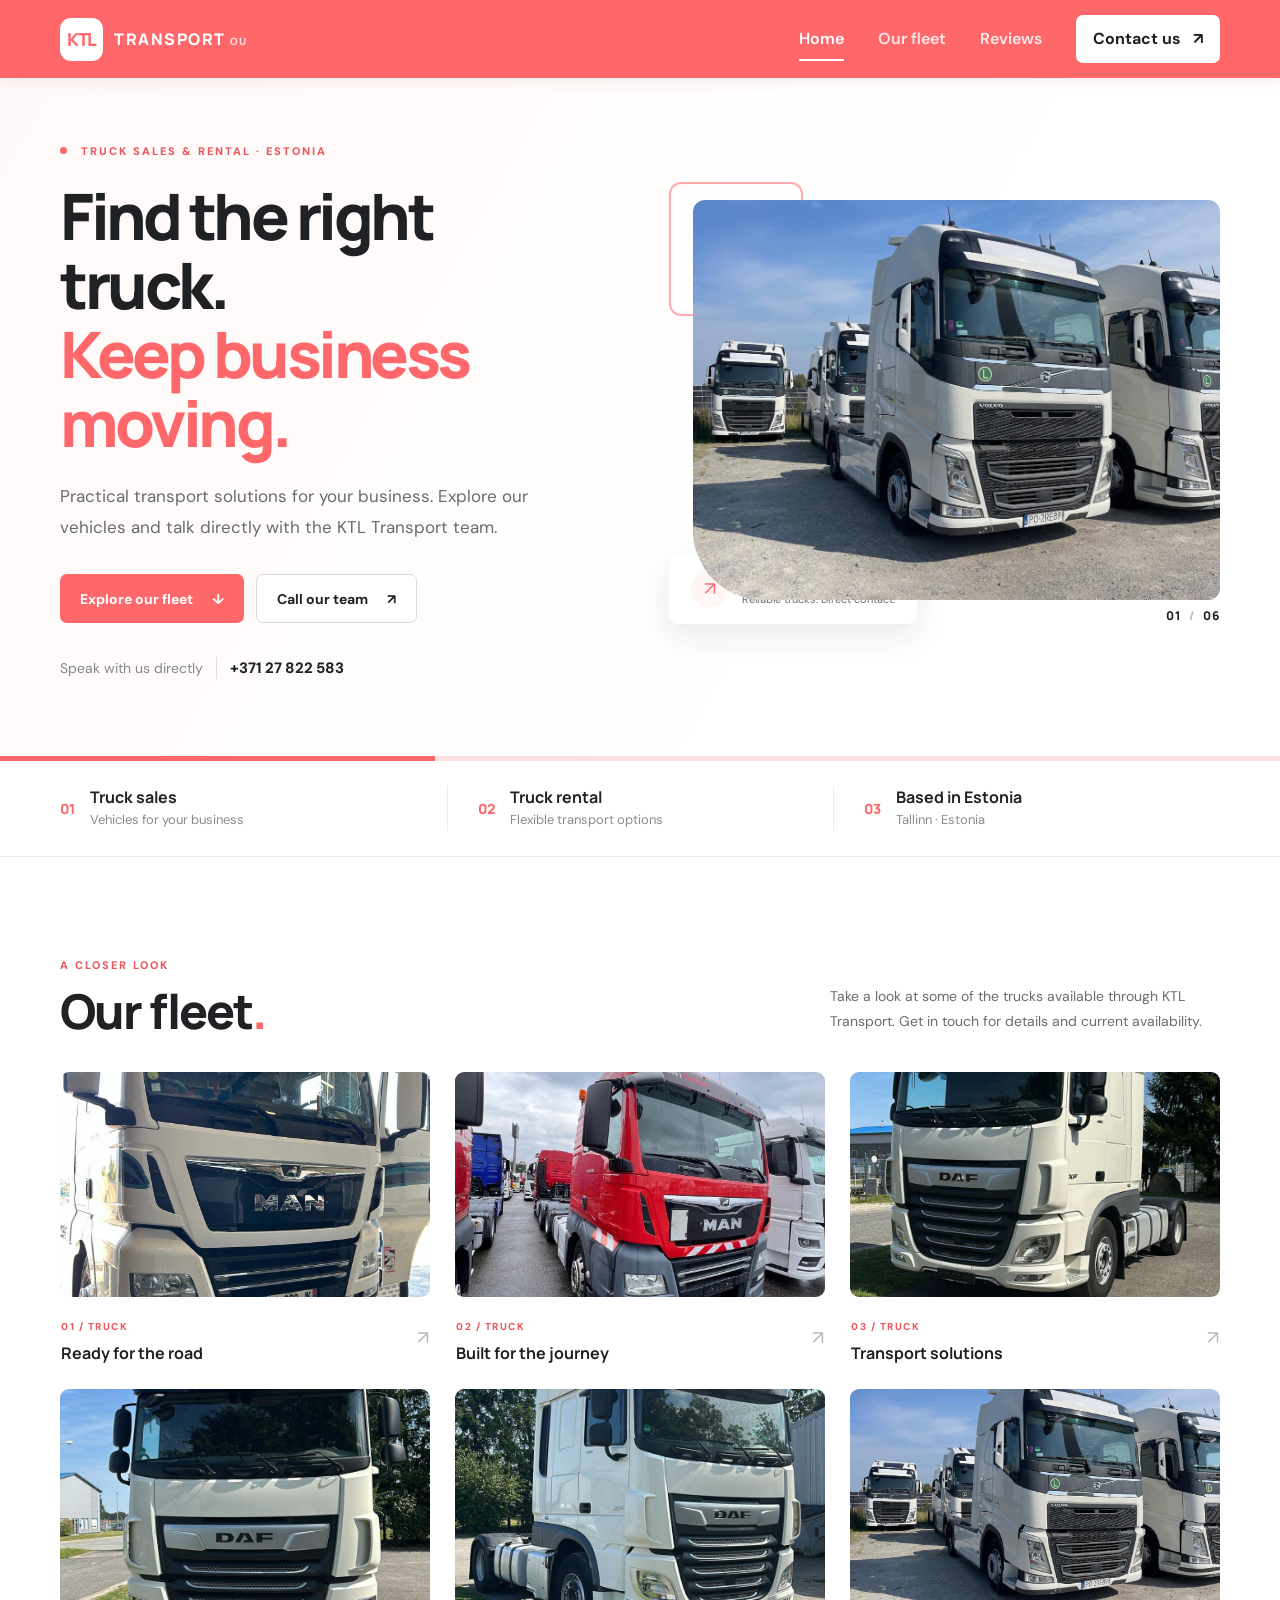
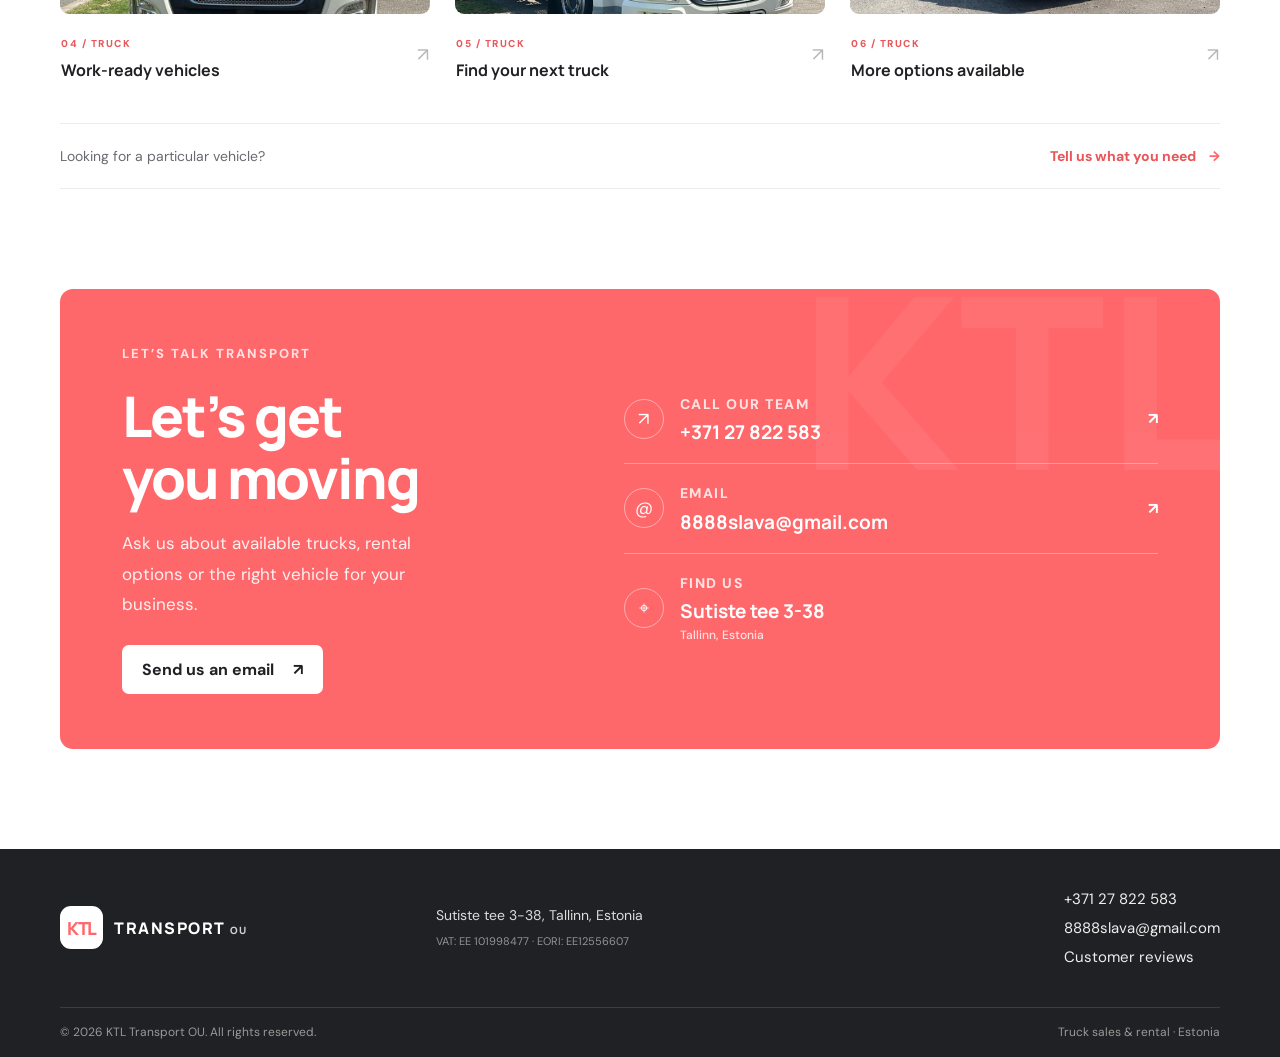
<file: ktl-transport/index.html>
<!doctype html>
<html lang="en">
<head>
  <meta charset="utf-8">
  <meta name="viewport" content="width=device-width, initial-scale=1">
  <meta name="description" content="KTL Transport OU — trucks for sale and rent in Estonia.">
  <meta name="theme-color" content="#ff686b">
  <title>KTL Transport OU | Trucks for sale and rent</title>
  <link rel="preconnect" href="https://fonts.googleapis.com">
  <link rel="preconnect" href="https://fonts.gstatic.com" crossorigin>
  <link href="https://fonts.googleapis.com/css2?family=DM+Sans:wght@400;500;600;700;800&family=Manrope:wght@500;600;700;800&display=swap" rel="stylesheet">
  <link rel="stylesheet" href="css/ktl-redesign.css">
</head>
<body>
  <a class="skip-link" href="#main">Skip to content</a>
  <header class="site-header">
    <div class="container header-inner">
      <a class="brand" href="index.html" aria-label="KTL Transport home"><span class="brand-mark">KTL</span><span class="brand-name">TRANSPORT <small>OU</small></span></a>
      <button class="menu-toggle" type="button" aria-expanded="false" aria-controls="primary-nav" aria-label="Open navigation"><span></span><span></span></button>
      <nav class="nav" id="primary-nav" aria-label="Main navigation">
        <a class="nav-link active" href="index.html">Home</a>
        <a class="nav-link" href="#fleet">Our fleet</a>
        <a class="nav-link" href="review.html">Reviews</a>
        <a class="nav-cta" href="#contact">Contact us <span aria-hidden="true">↗</span></a>
      </nav>
    </div>
  </header>

  <main id="main">
    <section class="hero">
      <div class="container hero-grid">
        <div class="hero-copy">
          <p class="eyebrow"><span class="eyebrow-dot"></span> TRUCK SALES &amp; RENTAL · ESTONIA</p>
          <h1>Find the right truck.<br><em>Keep business moving.</em></h1>
          <p class="hero-lead">Practical transport solutions for your business. Explore our vehicles and talk directly with the KTL Transport team.</p>
          <div class="hero-actions">
            <a class="button button-primary" href="#fleet">Explore our fleet <span aria-hidden="true">↓</span></a>
            <a class="button button-secondary" href="tel:+37127822583">Call our team <span aria-hidden="true">↗</span></a>
          </div>
          <div class="hero-contact"><span>Speak with us directly</span><a href="tel:+37127822583">+371 27 822 583</a></div>
        </div>
        <div class="hero-visual">
          <div class="hero-image-wrap"><img src="images/img-6.jpg" alt="KTL Transport trucks ready for work"></div>
          <div class="hero-image-caption"><span class="caption-icon">↗</span><span><strong>KTL Transport OU</strong><small>Reliable trucks. Direct contact.</small></span></div>
          <div class="hero-index">01 <span>/</span> 06</div>
        </div>
      </div>
      <div class="hero-bottom-line"></div>
    </section>

    <section class="intro-strip" aria-label="Company services">
      <div class="container intro-inner">
        <div><span class="strip-number">01</span><span><strong>Truck sales</strong><small>Vehicles for your business</small></span></div>
        <div><span class="strip-number">02</span><span><strong>Truck rental</strong><small>Flexible transport options</small></span></div>
        <div><span class="strip-number">03</span><span><strong>Based in Estonia</strong><small>Tallinn · Estonia</small></span></div>
      </div>
    </section>

    <section class="fleet section" id="fleet">
      <div class="container">
        <div class="section-heading">
          <div><p class="eyebrow">A CLOSER LOOK</p><h2>Our fleet<span class="accent-dot">.</span></h2></div>
          <p>Take a look at some of the trucks available through KTL Transport. Get in touch for details and current availability.</p>
        </div>
        <div class="fleet-grid">
          <article class="fleet-card fleet-card-featured"><a class="fleet-photo" href="images/img-1.jpg" target="_blank" rel="noopener"><img src="images/img-1.jpg" alt="White MAN truck viewed from the front" loading="lazy"><span class="photo-open" aria-hidden="true">↗</span></a><div class="fleet-card-info"><div><span class="fleet-category">01 / TRUCK</span><h3>Ready for the road</h3></div><span class="fleet-arrow" aria-hidden="true">↗</span></div></article>
          <article class="fleet-card"><a class="fleet-photo" href="images/img-2.jpg" target="_blank" rel="noopener"><img src="images/img-2.jpg" alt="Red MAN truck" loading="lazy"><span class="photo-open" aria-hidden="true">↗</span></a><div class="fleet-card-info"><div><span class="fleet-category">02 / TRUCK</span><h3>Built for the journey</h3></div><span class="fleet-arrow" aria-hidden="true">↗</span></div></article>
          <article class="fleet-card"><a class="fleet-photo" href="images/img-3.jpg" target="_blank" rel="noopener"><img src="images/img-3.jpg" alt="White commercial truck" loading="lazy"><span class="photo-open" aria-hidden="true">↗</span></a><div class="fleet-card-info"><div><span class="fleet-category">03 / TRUCK</span><h3>Transport solutions</h3></div><span class="fleet-arrow" aria-hidden="true">↗</span></div></article>
          <article class="fleet-card"><a class="fleet-photo" href="images/img-4.jpg" target="_blank" rel="noopener"><img src="images/img-4.jpg" alt="Commercial truck exterior" loading="lazy"><span class="photo-open" aria-hidden="true">↗</span></a><div class="fleet-card-info"><div><span class="fleet-category">04 / TRUCK</span><h3>Work-ready vehicles</h3></div><span class="fleet-arrow" aria-hidden="true">↗</span></div></article>
          <article class="fleet-card"><a class="fleet-photo" href="images/img-5.jpg" target="_blank" rel="noopener"><img src="images/img-5.jpg" alt="White truck parked outdoors" loading="lazy"><span class="photo-open" aria-hidden="true">↗</span></a><div class="fleet-card-info"><div><span class="fleet-category">05 / TRUCK</span><h3>Find your next truck</h3></div><span class="fleet-arrow" aria-hidden="true">↗</span></div></article>
          <article class="fleet-card"><a class="fleet-photo" href="images/img-6.jpg" target="_blank" rel="noopener"><img src="images/img-6.jpg" alt="Line of trucks at the vehicle yard" loading="lazy"><span class="photo-open" aria-hidden="true">↗</span></a><div class="fleet-card-info"><div><span class="fleet-category">06 / TRUCK</span><h3>More options available</h3></div><span class="fleet-arrow" aria-hidden="true">↗</span></div></article>
        </div>
        <div class="fleet-note"><span>Looking for a particular vehicle?</span><a href="#contact">Tell us what you need <span aria-hidden="true">→</span></a></div>
      </div>
    </section>

    <section class="contact-section" id="contact">
      <div class="container contact-panel">
        <div class="contact-copy"><p class="eyebrow eyebrow-light">LET’S TALK TRANSPORT</p><h2>Let’s get<br>you moving<span>.</span></h2><p>Ask us about available trucks, rental options or the right vehicle for your business.</p><a class="button button-light" href="mailto:8888slava@gmail.com">Send us an email <span aria-hidden="true">↗</span></a></div>
        <div class="contact-details">
          <a class="contact-item" href="tel:+37127822583"><span class="contact-icon">↗</span><span><small>CALL OUR TEAM</small><strong>+371 27 822 583</strong></span><b>↗</b></a>
          <a class="contact-item" href="mailto:8888slava@gmail.com"><span class="contact-icon">@</span><span><small>EMAIL</small><strong>8888slava@gmail.com</strong></span><b>↗</b></a>
          <div class="contact-item"><span class="contact-icon">⌖</span><span><small>FIND US</small><strong>Sutiste tee 3-38</strong><small class="detail-sub">Tallinn, Estonia</small></span></div>
        </div>
      </div>
    </section>
  </main>

  <footer class="site-footer"><div class="container footer-main"><a class="brand footer-brand" href="index.html"><span class="brand-mark">KTL</span><span class="brand-name">TRANSPORT <small>OU</small></span></a><p>Sutiste tee 3-38, Tallinn, Estonia<br><span>VAT: EE 101998477 · EORI: EE12556607</span></p><div class="footer-links"><a href="tel:+37127822583">+371 27 822 583</a><a href="mailto:8888slava@gmail.com">8888slava@gmail.com</a><a href="review.html">Customer reviews</a></div></div><div class="container footer-bottom"><span>© <span id="year"></span> KTL Transport OU. All rights reserved.</span><span>Truck sales &amp; rental · Estonia</span></div></footer>
  <script src="js/site.js"></script>
</body>
</html>
</file>
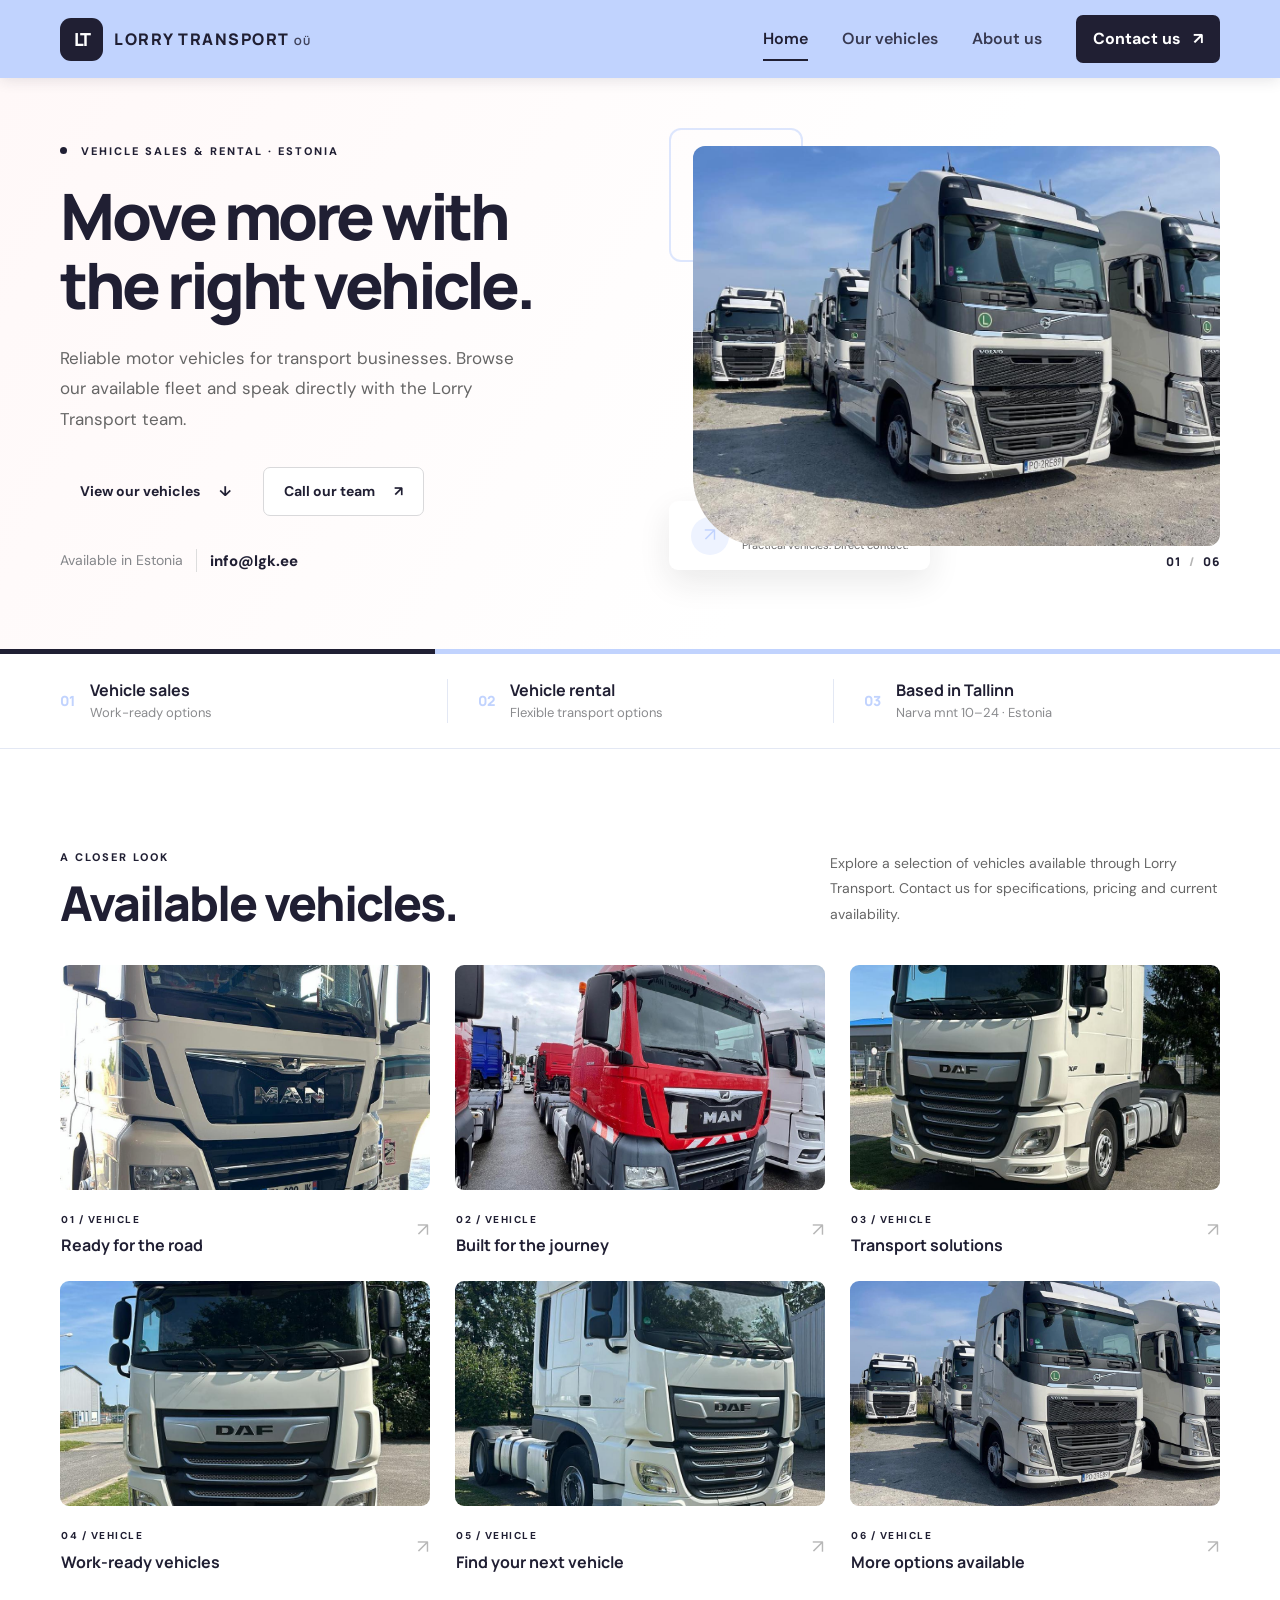
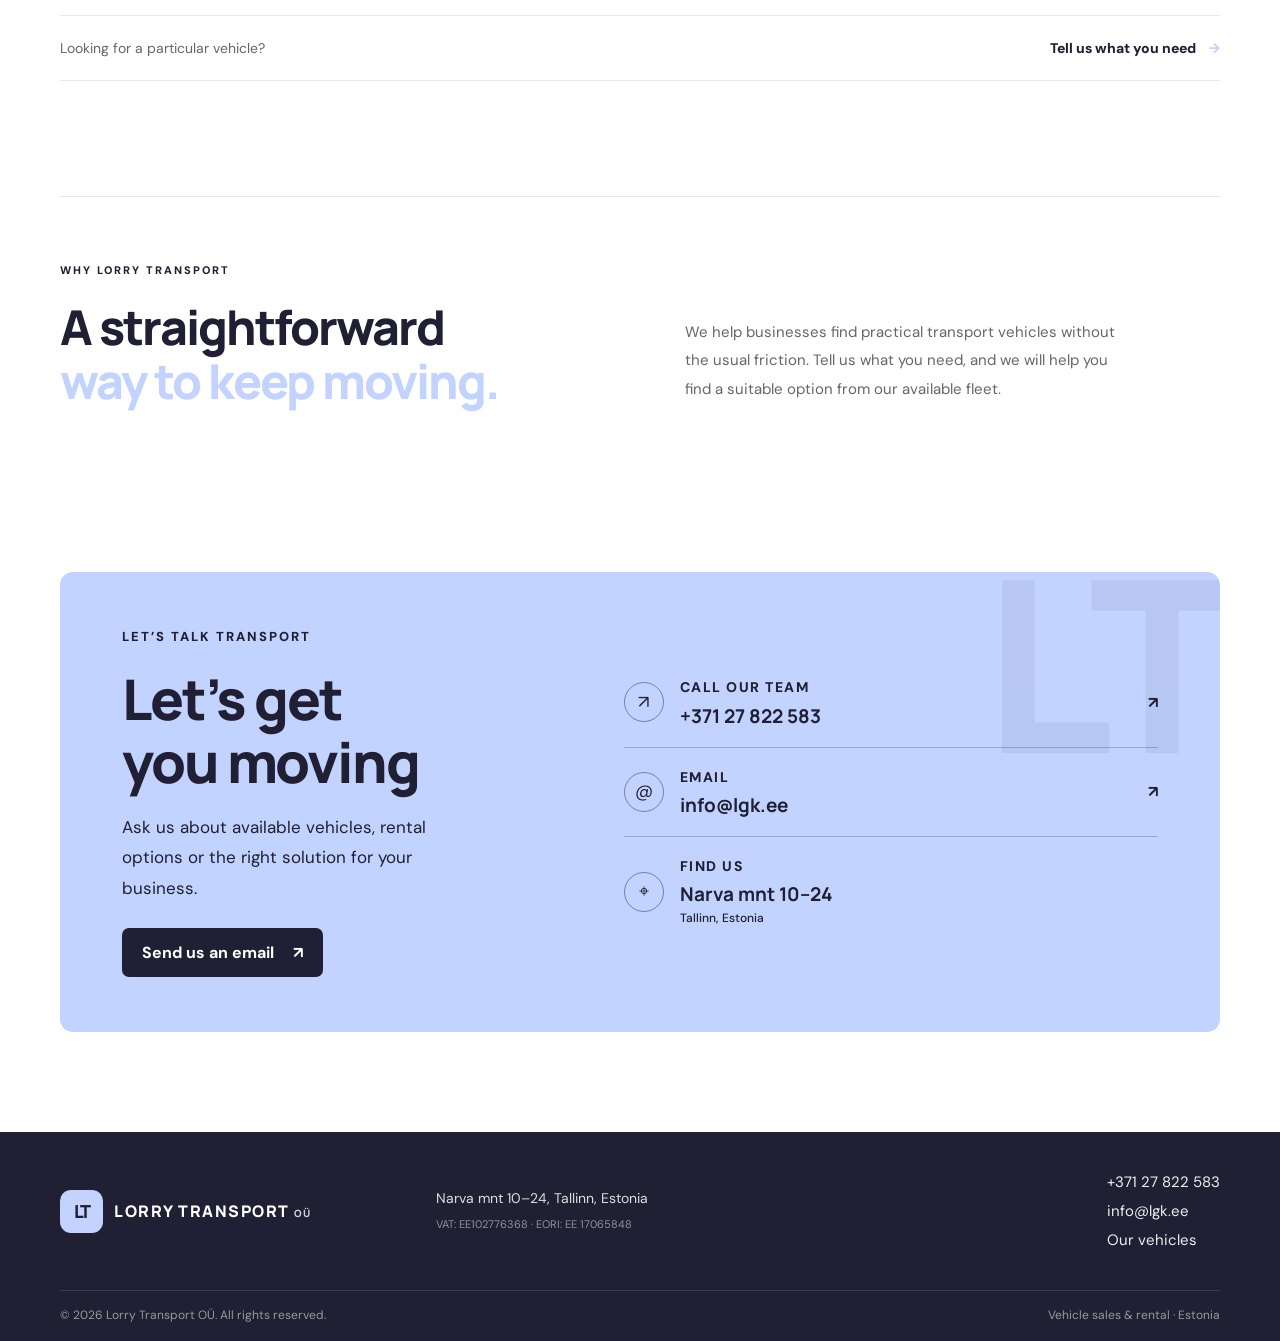
<file: lorry-transport/index.html>
<!doctype html>
<html lang="en">
<head>
  <meta charset="utf-8">
  <meta name="viewport" content="width=device-width, initial-scale=1">
  <meta name="description" content="Lorry Transport OÜ — motor vehicles for sale and rent in Estonia.">
  <meta name="theme-color" content="#ff686b">
  <title>Lorry Transport OÜ | Sell and rent motor vehicles</title>
  <link rel="preconnect" href="https://fonts.googleapis.com">
  <link rel="preconnect" href="https://fonts.gstatic.com" crossorigin>
  <link href="https://fonts.googleapis.com/css2?family=DM+Sans:wght@400;500;600;700;800&family=Manrope:wght@500;600;700;800&display=swap" rel="stylesheet">
  <link rel="stylesheet" href="css/lorry-redesign.css">
</head>
<body data-theme="light">
  <a class="skip-link" href="#main">Skip to content</a>
  <header class="site-header"><div class="container header-inner"><a class="brand" href="index.html" aria-label="Lorry Transport home"><span class="brand-mark">LT</span><span class="brand-name">LORRY TRANSPORT <small>OÜ</small></span></a><button class="menu-toggle" type="button" aria-expanded="false" aria-controls="primary-nav" aria-label="Open navigation"><span></span><span></span></button><nav class="nav navbar" id="primary-nav" aria-label="Main navigation"><a class="nav-link active" href="index.html">Home</a><a class="nav-link" href="#fleet">Our vehicles</a><a class="nav-link" href="#about">About us</a><a class="nav-cta btn btn-primary" href="#contact">Contact us <span aria-hidden="true">↗</span></a></nav></div></header>
  <main id="main">
    <section class="hero"><div class="container hero-grid"><div class="hero-copy"><p class="eyebrow"><span class="eyebrow-dot"></span> VEHICLE SALES &amp; RENTAL · ESTONIA</p><h1>Move more with<br><em>the right vehicle.</em></h1><p class="hero-lead">Reliable motor vehicles for transport businesses. Browse our available fleet and speak directly with the Lorry Transport team.</p><div class="hero-actions"><a class="button btn btn-primary" href="#fleet">View our vehicles <span aria-hidden="true">↓</span></a><a class="button button-secondary" href="tel:+37127822583">Call our team <span aria-hidden="true">↗</span></a></div><div class="hero-contact"><span>Available in Estonia</span><a href="mailto:info@lgk.ee">info@lgk.ee</a></div></div><div class="hero-visual"><div class="hero-image-wrap"><img src="images/img-6.jpg" alt="Lorry Transport vehicles ready for work"></div><div class="hero-image-caption"><span class="caption-icon">↗</span><span><strong>Lorry Transport OÜ</strong><small>Practical vehicles. Direct contact.</small></span></div><div class="hero-index">01 <span>/</span> 06</div></div></div><div class="hero-bottom-line"></div></section>
    <section class="intro-strip" aria-label="Company services"><div class="container intro-inner"><div><span class="strip-number">01</span><span><strong>Vehicle sales</strong><small>Work-ready options</small></span></div><div><span class="strip-number">02</span><span><strong>Vehicle rental</strong><small>Flexible transport options</small></span></div><div><span class="strip-number">03</span><span><strong>Based in Tallinn</strong><small>Narva mnt 10–24 · Estonia</small></span></div></div></section>
    <section class="fleet section" id="fleet"><div class="container"><div class="section-heading"><div><p class="eyebrow">A CLOSER LOOK</p><h2>Available vehicles<span class="accent-dot">.</span></h2></div><p>Explore a selection of vehicles available through Lorry Transport. Contact us for specifications, pricing and current availability.</p></div><div class="fleet-grid">
      <article class="fleet-card card fleet-card-featured"><a class="fleet-photo" href="images/img-1.jpg" target="_blank" rel="noopener"><img src="images/img-1.jpg" alt="White MAN truck viewed from the front" loading="lazy"><span class="photo-open">↗</span></a><div class="fleet-card-info"><div><span class="fleet-category">01 / VEHICLE</span><h3>Ready for the road</h3></div><span class="fleet-arrow">↗</span></div></article>
      <article class="fleet-card card"><a class="fleet-photo" href="images/img-2.jpg" target="_blank" rel="noopener"><img src="images/img-2.jpg" alt="Red MAN truck" loading="lazy"><span class="photo-open">↗</span></a><div class="fleet-card-info"><div><span class="fleet-category">02 / VEHICLE</span><h3>Built for the journey</h3></div><span class="fleet-arrow">↗</span></div></article>
      <article class="fleet-card card"><a class="fleet-photo" href="images/img-3.jpg" target="_blank" rel="noopener"><img src="images/img-3.jpg" alt="White commercial truck" loading="lazy"><span class="photo-open">↗</span></a><div class="fleet-card-info"><div><span class="fleet-category">03 / VEHICLE</span><h3>Transport solutions</h3></div><span class="fleet-arrow">↗</span></div></article>
      <article class="fleet-card card"><a class="fleet-photo" href="images/img-4.jpg" target="_blank" rel="noopener"><img src="images/img-4.jpg" alt="Commercial truck exterior" loading="lazy"><span class="photo-open">↗</span></a><div class="fleet-card-info"><div><span class="fleet-category">04 / VEHICLE</span><h3>Work-ready vehicles</h3></div><span class="fleet-arrow">↗</span></div></article>
      <article class="fleet-card card"><a class="fleet-photo" href="images/img-5.jpg" target="_blank" rel="noopener"><img src="images/img-5.jpg" alt="White truck parked outdoors" loading="lazy"><span class="photo-open">↗</span></a><div class="fleet-card-info"><div><span class="fleet-category">05 / VEHICLE</span><h3>Find your next vehicle</h3></div><span class="fleet-arrow">↗</span></div></article>
      <article class="fleet-card card"><a class="fleet-photo" href="images/img-6.jpg" target="_blank" rel="noopener"><img src="images/img-6.jpg" alt="Line of vehicles at the yard" loading="lazy"><span class="photo-open">↗</span></a><div class="fleet-card-info"><div><span class="fleet-category">06 / VEHICLE</span><h3>More options available</h3></div><span class="fleet-arrow">↗</span></div></article>
    </div><div class="fleet-note"><span>Looking for a particular vehicle?</span><a href="#contact">Tell us what you need <span>→</span></a></div></div></section>
    <section class="about-section" id="about"><div class="container about-grid"><div><p class="eyebrow">WHY LORRY TRANSPORT</p><h2>A straightforward<br><em>way to keep moving.</em></h2></div><p>We help businesses find practical transport vehicles without the usual friction. Tell us what you need, and we will help you find a suitable option from our available fleet.</p></div></section>
    <section class="contact-section" id="contact"><div class="container contact-panel"><div class="contact-copy"><p class="eyebrow eyebrow-light">LET’S TALK TRANSPORT</p><h2>Let’s get<br>you moving<span>.</span></h2><p>Ask us about available vehicles, rental options or the right solution for your business.</p><a class="button button-light" href="mailto:info@lgk.ee">Send us an email <span>↗</span></a></div><div class="contact-details"><a class="contact-item" href="tel:+37127822583"><span class="contact-icon">↗</span><span><small>CALL OUR TEAM</small><strong>+371 27 822 583</strong></span><b>↗</b></a><a class="contact-item" href="mailto:info@lgk.ee"><span class="contact-icon">@</span><span><small>EMAIL</small><strong>info@lgk.ee</strong></span><b>↗</b></a><div class="contact-item"><span class="contact-icon">⌖</span><span><small>FIND US</small><strong>Narva mnt 10–24</strong><small class="detail-sub">Tallinn, Estonia</small></span></div></div></div></section>
  </main>
  <footer class="site-footer"><div class="container footer-main"><a class="brand footer-brand" href="index.html"><span class="brand-mark">LT</span><span class="brand-name">LORRY TRANSPORT <small>OÜ</small></span></a><p>Narva mnt 10–24, Tallinn, Estonia<br><span>VAT: EE102776368 · EORI: EE 17065848</span></p><div class="footer-links"><a href="tel:+37127822583">+371 27 822 583</a><a href="mailto:info@lgk.ee">info@lgk.ee</a><a href="#fleet">Our vehicles</a></div></div><div class="container footer-bottom"><span>© <span id="year"></span> Lorry Transport OÜ. All rights reserved.</span><span>Vehicle sales &amp; rental · Estonia</span></div></footer>
  <script src="js/site.js"></script>
</body>
</html>
</file>
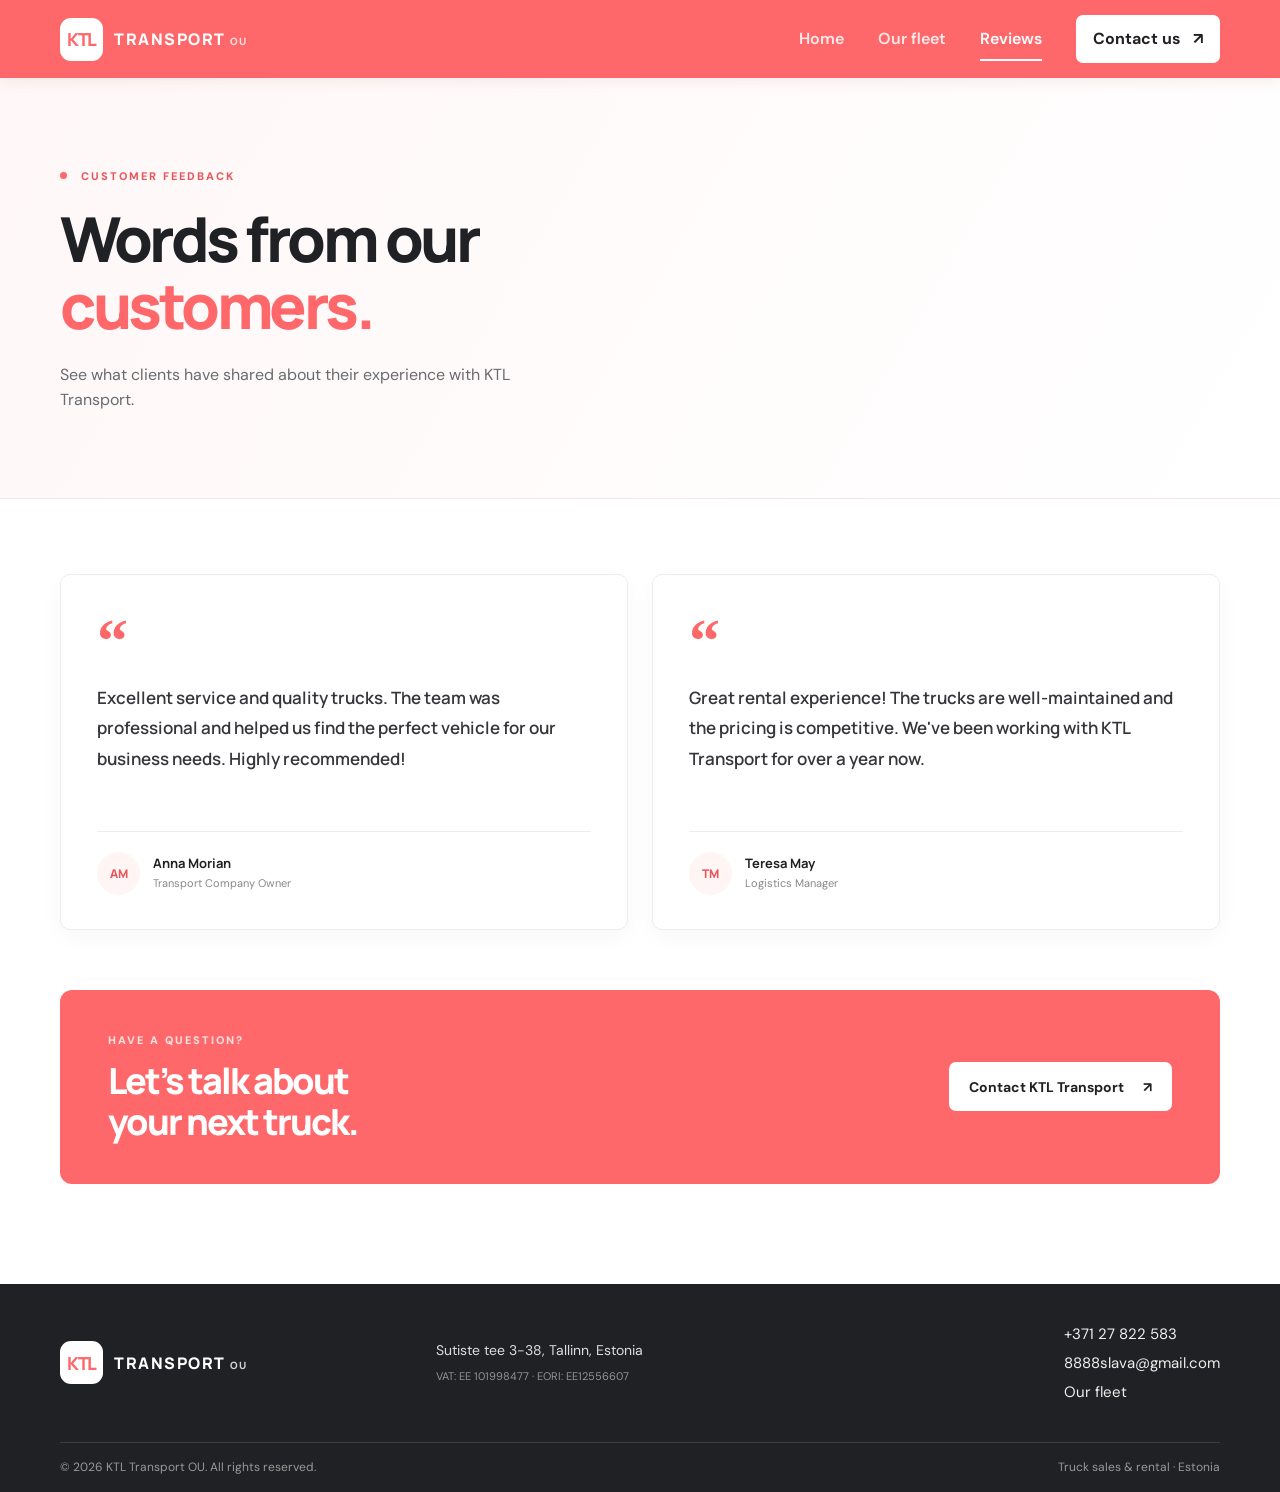
<file: ktl-transport/review.html>
<!doctype html>
<html lang="en">
<head>
  <meta charset="utf-8">
  <meta name="viewport" content="width=device-width, initial-scale=1">
  <meta name="description" content="Customer testimonials for KTL Transport OU.">
  <meta name="theme-color" content="#ff686b">
  <title>Customer reviews | KTL Transport OU</title>
  <link rel="preconnect" href="https://fonts.googleapis.com">
  <link rel="preconnect" href="https://fonts.gstatic.com" crossorigin>
  <link href="https://fonts.googleapis.com/css2?family=DM+Sans:wght@400;500;600;700;800&family=Manrope:wght@500;600;700;800&display=swap" rel="stylesheet">
  <link rel="stylesheet" href="css/ktl-redesign.css">
</head>
<body>
  <a class="skip-link" href="#main">Skip to content</a>
  <header class="site-header"><div class="container header-inner"><a class="brand" href="index.html" aria-label="KTL Transport home"><span class="brand-mark">KTL</span><span class="brand-name">TRANSPORT <small>OU</small></span></a><button class="menu-toggle" type="button" aria-expanded="false" aria-controls="primary-nav" aria-label="Open navigation"><span></span><span></span></button><nav class="nav" id="primary-nav" aria-label="Main navigation"><a class="nav-link" href="index.html">Home</a><a class="nav-link" href="index.html#fleet">Our fleet</a><a class="nav-link active" href="review.html">Reviews</a><a class="nav-cta" href="index.html#contact">Contact us <span aria-hidden="true">↗</span></a></nav></div></header>
  <main id="main">
    <section class="subpage-hero"><div class="container"><p class="eyebrow"><span class="eyebrow-dot"></span> CUSTOMER FEEDBACK</p><h1>Words from our<br><em>customers.</em></h1><p>See what clients have shared about their experience with KTL Transport.</p></div></section>
    <section class="reviews-section"><div class="container"><div class="review-grid">
      <article class="review-card"><div class="quote-mark">“</div><p class="review-quote">Excellent service and quality trucks. The team was professional and helped us find the perfect vehicle for our business needs. Highly recommended!</p><div class="review-author"><span class="author-avatar">AM</span><span><strong>Anna Morian</strong><small>Transport Company Owner</small></span></div></article>
      <article class="review-card"><div class="quote-mark">“</div><p class="review-quote">Great rental experience! The trucks are well-maintained and the pricing is competitive. We've been working with KTL Transport for over a year now.</p><div class="review-author"><span class="author-avatar">TM</span><span><strong>Teresa May</strong><small>Logistics Manager</small></span></div></article>
    </div><div class="review-cta"><div><p class="eyebrow eyebrow-light">HAVE A QUESTION?</p><h2>Let’s talk about<br>your next truck.</h2></div><a class="button button-light" href="index.html#contact">Contact KTL Transport <span aria-hidden="true">↗</span></a></div></div></section>
  </main>
  <footer class="site-footer"><div class="container footer-main"><a class="brand footer-brand" href="index.html"><span class="brand-mark">KTL</span><span class="brand-name">TRANSPORT <small>OU</small></span></a><p>Sutiste tee 3-38, Tallinn, Estonia<br><span>VAT: EE 101998477 · EORI: EE12556607</span></p><div class="footer-links"><a href="tel:+37127822583">+371 27 822 583</a><a href="mailto:8888slava@gmail.com">8888slava@gmail.com</a><a href="index.html#fleet">Our fleet</a></div></div><div class="container footer-bottom"><span>© <span id="year"></span> KTL Transport OU. All rights reserved.</span><span>Truck sales &amp; rental · Estonia</span></div></footer>
  <script src="js/site.js"></script>
</body>
</html>
</file>
<file: ktl-transport/css/ktl-redesign.css>
:root{--coral:#ff686b;--coral-dark:#e9575b;--ink:#202124;--muted:#686b70;--line:#ececed;--soft:#fff5f5;--white:#fff;--container:1160px}*{box-sizing:border-box}html{scroll-behavior:smooth;scroll-padding-top:90px}body{margin:0;background:#fff;color:var(--ink);font-family:'DM Sans',sans-serif;font-size:16px;line-height:1.6;-webkit-font-smoothing:antialiased}a{color:inherit;text-decoration:none}img{max-width:100%}.container{width:min(var(--container),calc(100% - 48px));margin-inline:auto}.skip-link{position:absolute;top:-60px;left:16px;background:#fff;padding:10px 14px;z-index:100}.skip-link:focus{top:12px}.site-header{height:78px;background:var(--coral);position:sticky;top:0;z-index:20;box-shadow:0 2px 14px #a932351a}.header-inner{height:100%;display:flex;align-items:center;justify-content:space-between}.brand{display:inline-flex;align-items:center;gap:11px;color:#fff}.brand-mark{display:grid;place-items:center;width:43px;height:43px;background:#fff;color:var(--coral);font:800 18px Manrope,sans-serif;letter-spacing:-1.5px;border-radius:11px}.brand-name{font:800 16px Manrope,sans-serif;letter-spacing:1.5px}.brand-name small{font-size:10px;letter-spacing:1px;opacity:.8}.nav{display:flex;align-items:center;gap:34px;color:#fff}.nav-link{font-size:14px;font-weight:600;opacity:.85;transition:opacity .2s}.nav-link:hover,.nav-link.active{opacity:1}.nav-link.active{position:relative}.nav-link.active:after{content:'';position:absolute;left:0;right:0;bottom:-9px;height:2px;background:#fff}.nav-cta{background:#fff;color:var(--ink);border-radius:7px;padding:11px 17px;font-size:14px;font-weight:700;transition:background .2s,color .2s}.nav-cta:hover{background:var(--ink);color:#fff}.nav-cta span{margin-left:8px}.menu-toggle{display:none;border:0;background:transparent;padding:8px}.menu-toggle span{display:block;width:24px;height:2px;background:#fff;margin:5px}.hero{position:relative;background:linear-gradient(120deg,#fff8f8 0%,#fff 65%);overflow:hidden}.hero-grid{min-height:570px;display:grid;grid-template-columns:1fr 1.02fr;gap:68px;align-items:center;padding-block:65px 76px}.eyebrow{margin:0 0 20px;color:var(--coral-dark);font-size:11px;font-weight:800;letter-spacing:2px}.eyebrow-dot{display:inline-block;width:7px;height:7px;border-radius:50%;background:var(--coral);margin:0 9px 1px 0}.hero h1,.subpage-hero h1{font:800 clamp(43px,5vw,66px)/1.08 Manrope,sans-serif;letter-spacing:-3.5px;margin:0;color:var(--ink)}.hero h1 em,.subpage-hero h1 em{font-style:normal;color:var(--coral)}.hero-lead{max-width:480px;margin:24px 0 0;color:var(--muted);font-size:17px;line-height:1.8}.hero-actions{display:flex;flex-wrap:wrap;gap:12px;margin-top:32px}.button{min-height:49px;display:inline-flex;align-items:center;justify-content:center;gap:19px;padding:0 20px;border-radius:7px;font-size:14px;font-weight:700;transition:transform .2s,background .2s,color .2s}.button:hover{transform:translateY(-2px)}.button-primary{background:var(--coral);color:#fff}.button-primary:hover{background:var(--coral-dark)}.button-secondary{border:1px solid #d9d9db;background:#fff;color:var(--ink)}.button-secondary:hover{border-color:var(--coral);color:var(--coral-dark)}.hero-contact{display:flex;align-items:center;gap:13px;margin-top:33px;font-size:13px;color:#85878b}.hero-contact span{padding-right:13px;border-right:1px solid #ddd}.hero-contact a{font-weight:800;color:var(--ink)}.hero-visual{position:relative;padding:0 0 24px 24px}.hero-image-wrap{height:400px;overflow:hidden;border-radius:12px 12px 12px 70px;background:#eee}.hero-image-wrap:before{content:'';position:absolute;left:0;top:-18px;width:130px;height:130px;border:2px solid var(--coral);border-radius:12px;opacity:.55;z-index:0}.hero-image-wrap img{position:relative;z-index:1;width:100%;height:100%;object-fit:cover}.hero-image-caption{position:absolute;left:0;bottom:0;display:flex;align-items:center;gap:13px;background:#fff;padding:15px 22px;border-radius:9px;box-shadow:0 12px 32px #20212418}.caption-icon{display:grid;place-items:center;width:38px;height:38px;border-radius:50%;background:var(--soft);color:var(--coral);font-size:19px}.hero-image-caption strong,.hero-image-caption small{display:block}.hero-image-caption strong{font:800 14px Manrope}.hero-image-caption small{font-size:11px;color:var(--muted);margin-top:2px}.hero-index{position:absolute;right:0;bottom:0;color:var(--ink);font:800 12px Manrope;letter-spacing:1px}.hero-index span{color:#b5b5b5;padding:0 5px}.hero-bottom-line{height:5px;background:linear-gradient(90deg,var(--coral) 0 34%,#ffe0e0 34% 100%)}.intro-strip{border-bottom:1px solid var(--line);background:#fff}.intro-inner{display:grid;grid-template-columns:repeat(3,1fr);padding-block:25px}.intro-inner>div{display:flex;align-items:center;gap:15px;padding-left:30px;border-left:1px solid var(--line)}.intro-inner>div:first-child{padding-left:0;border:0}.strip-number{font:800 13px Manrope;color:var(--coral)}.intro-inner strong,.intro-inner small{display:block}.intro-inner strong{font:700 13px Manrope}.intro-inner small{font-size:11px;color:#8a8b8e;margin-top:2px}.section{padding:100px 0}.section-heading{display:flex;align-items:end;justify-content:space-between;gap:40px;margin-bottom:35px}.section-heading .eyebrow{margin-bottom:9px}.section-heading h2,.contact-copy h2,.review-cta h2{font:800 clamp(36px,4vw,48px)/1.12 Manrope,sans-serif;letter-spacing:-2px;margin:0}.accent-dot,.contact-copy h2 span{color:var(--coral)}.section-heading>p{max-width:390px;color:var(--muted);font-size:14px;line-height:1.8;margin:0 0 3px}.fleet-grid{display:grid;grid-template-columns:repeat(3,minmax(0,1fr));gap:25px}.fleet-card{min-width:0}.fleet-photo{position:relative;display:block;height:225px;overflow:hidden;border-radius:9px;background:#f0f0f0}.fleet-card-featured .fleet-photo{height:225px}.fleet-photo img{width:100%;height:100%;object-fit:cover;transition:transform .45s}.fleet-photo:hover img{transform:scale(1.045)}.photo-open{position:absolute;right:12px;top:12px;width:34px;height:34px;border-radius:50%;display:grid;place-items:center;background:#fff;color:var(--ink);font-size:17px;opacity:0;transform:translateY(4px);transition:.2s}.fleet-photo:hover .photo-open,.fleet-photo:focus-visible .photo-open{opacity:1;transform:none}.fleet-card-info{display:flex;justify-content:space-between;align-items:center;padding:15px 1px 0}.fleet-category{color:var(--coral-dark);font-size:10px;font-weight:800;letter-spacing:1.5px}.fleet-card h3{font:700 16px Manrope;margin:4px 0 0}.fleet-arrow{color:#b7b7b7;font-size:19px}.fleet-note{display:flex;justify-content:space-between;align-items:center;margin-top:42px;padding:21px 0;border-top:1px solid var(--line);border-bottom:1px solid var(--line);font-size:14px}.fleet-note span{color:var(--muted)}.fleet-note a{font-weight:800;color:var(--coral-dark)}.fleet-note a span{margin-left:10px;color:var(--coral)}.contact-section{padding:0 0 100px}.contact-panel{display:grid;grid-template-columns:.9fr 1.1fr;gap:65px;padding:55px 62px;background:var(--coral);border-radius:13px;color:#fff;position:relative;overflow:hidden}.contact-panel:after{content:'KTL';position:absolute;right:-15px;top:-75px;font:800 240px Manrope;color:#fff;opacity:.06;pointer-events:none}.eyebrow-light{color:#ffe1e1}.contact-copy h2{font-size:48px}.contact-copy>p:not(.eyebrow){max-width:350px;color:#fff0f0;font-size:14px;line-height:1.8;margin:18px 0 25px}.button-light{background:#fff;color:var(--ink)}.button-light:hover{background:var(--ink);color:#fff}.contact-details{position:relative;z-index:1;display:flex;flex-direction:column;justify-content:center}.contact-item{display:flex;align-items:center;gap:16px;padding:18px 0;border-bottom:1px solid #ffffff55;color:#fff}.contact-item:last-child{border:0}.contact-icon{width:40px;height:40px;display:grid;place-items:center;border:1px solid #ffffff70;border-radius:50%;font-size:18px}.contact-item>span:nth-child(2){flex:1}.contact-item small,.contact-item strong{display:block}.contact-item small{font-size:9px;letter-spacing:1.5px;font-weight:800;color:#ffe2e2}.contact-item strong{font:700 16px Manrope;margin-top:3px}.contact-item b{font-size:16px}.contact-item .detail-sub{font-size:12px;letter-spacing:0;font-weight:500;margin-top:2px}.site-footer{background:#202124;color:#fff}.footer-main{display:grid;grid-template-columns:1fr 1.2fr 1fr;align-items:center;gap:35px;padding-block:38px}.footer-brand{justify-self:start}.footer-main>p{font-size:12px;line-height:1.8;color:#ddd;margin:0}.footer-main>p span{font-size:10px;color:#929398}.footer-links{display:flex;flex-direction:column;gap:5px;justify-self:end;font-size:12px;color:#eee}.footer-links a:hover{color:var(--coral)}.footer-bottom{border-top:1px solid #ffffff20;display:flex;justify-content:space-between;padding-block:15px;font-size:10px;color:#999}.subpage-hero{background:linear-gradient(120deg,#fff7f7,#fff);padding:90px 0 85px;border-bottom:1px solid #f4e6e6}.subpage-hero h1{font-size:clamp(44px,5vw,62px)}.subpage-hero>div>p:last-child{max-width:490px;color:var(--muted);margin:22px 0 0;font-size:16px}.reviews-section{padding:75px 0 100px}.review-grid{display:grid;grid-template-columns:repeat(2,1fr);gap:24px}.review-card{padding:34px 36px;border:1px solid var(--line);border-radius:10px;background:#fff;box-shadow:0 8px 25px #20212408}.quote-mark{font:800 62px/1 Georgia;color:var(--coral)}.review-quote{font:600 17px/1.8 Manrope;color:#35363a;min-height:120px;margin:12px 0 28px}.review-author{display:flex;align-items:center;gap:13px;padding-top:20px;border-top:1px solid var(--line)}.author-avatar{width:43px;height:43px;border-radius:50%;display:grid;place-items:center;background:var(--soft);color:var(--coral-dark);font:800 12px Manrope}.review-author strong,.review-author small{display:block}.review-author strong{font:700 13px Manrope}.review-author small{font-size:11px;color:#888;margin-top:3px}.review-cta{margin-top:60px;padding:42px 48px;background:var(--coral);color:#fff;border-radius:12px;display:flex;align-items:center;justify-content:space-between;gap:30px}.review-cta .eyebrow{margin-bottom:12px}.review-cta h2{font-size:36px}
@media(max-width:900px){.hero-grid{gap:35px;min-height:510px}.hero-image-wrap{height:340px}.hero h1{font-size:52px}.contact-panel{gap:35px;padding:45px}.fleet-photo{height:190px}.section{padding:80px 0}}
@media(max-width:680px){.container{width:min(var(--container),calc(100% - 36px))}.site-header{height:68px}.brand-mark{width:39px;height:39px}.brand-name{font-size:14px}.menu-toggle{display:block;cursor:pointer}.nav{display:none;position:absolute;top:68px;left:0;right:0;padding:18px;background:var(--coral);flex-direction:column;align-items:stretch;gap:0;box-shadow:0 10px 15px #0002}.nav.is-open{display:flex}.nav-link{padding:12px 4px}.nav-link.active:after{display:none}.nav-cta{margin-top:9px;text-align:center}.hero-grid{grid-template-columns:1fr;gap:36px;padding-block:58px 48px}.hero h1{font-size:clamp(42px,11vw,56px);letter-spacing:-2.7px}.hero-lead{font-size:15px;margin-top:18px}.hero-actions{margin-top:25px}.hero-contact{margin-top:24px}.hero-visual{padding-left:12px}.hero-image-wrap{height:260px;border-radius:9px 9px 9px 45px}.hero-image-wrap:before{width:75px;height:75px;top:-10px}.hero-image-caption{left:0;padding:11px 14px}.intro-inner{grid-template-columns:1fr;gap:17px;padding-block:22px}.intro-inner>div,.intro-inner>div:first-child{padding:0;border:0}.section{padding:65px 0}.section-heading{display:block;margin-bottom:25px}.section-heading>p{margin-top:15px}.fleet-grid{grid-template-columns:repeat(2,minmax(0,1fr));gap:22px 14px}.fleet-photo,.fleet-card-featured .fleet-photo{height:155px}.fleet-card h3{font-size:13px}.fleet-category{font-size:9px}.fleet-note{display:block;line-height:1.8}.fleet-note a{display:block;margin-top:5px}.contact-section{padding-bottom:65px}.contact-panel{grid-template-columns:1fr;gap:30px;padding:32px 24px}.contact-copy h2{font-size:42px}.contact-item strong{font-size:14px;overflow-wrap:anywhere}.footer-main{grid-template-columns:1fr;gap:20px;padding-block:30px}.footer-links{justify-self:start}.footer-bottom{gap:10px;flex-direction:column}.subpage-hero{padding:65px 0}.reviews-section{padding:50px 0 65px}.review-grid{grid-template-columns:1fr}.review-card{padding:27px 25px}.review-quote{min-height:0;font-size:15px}.review-cta{margin-top:35px;padding:30px 25px;align-items:flex-start;flex-direction:column}.review-cta h2{font-size:32px}}
@media(max-width:380px){.fleet-grid{grid-template-columns:1fr}.fleet-photo,.fleet-card-featured .fleet-photo{height:205px}.button{padding-inline:15px}.hero-actions{gap:8px}}
@media(prefers-reduced-motion:reduce){*,*:before,*:after{scroll-behavior:auto!important;transition:none!important;animation:none!important}}
.contact-item small{font-size:11px}.contact-item strong{font-size:19px;margin-top:4px}@media(max-width:680px){.contact-item small{font-size:10px}.contact-item strong{font-size:16px}}
.hero-contact{font-size:14px}.hero-contact a{font-size:15px}.footer-links{font-size:14px}@media(max-width:680px){.hero-contact{font-size:13px}.hero-contact a,.footer-links{font-size:13px}}
.intro-inner strong{font-size:16px}.intro-inner small{font-size:13px}.strip-number{font-size:14px}@media(max-width:680px){.intro-inner strong{font-size:15px}.intro-inner small{font-size:12px}}
.contact-copy .eyebrow{font-size:13px}.contact-copy h2{font-size:56px}.contact-copy>p:not(.eyebrow){font-size:17px}.contact-copy .button{font-size:16px}@media(max-width:680px){.contact-copy h2{font-size:46px}.contact-copy>p:not(.eyebrow){font-size:15px}.contact-copy .button{font-size:15px}}
.contact-item:first-child small{font-size:14px}@media(max-width:680px){.contact-item:first-child small{font-size:12px}}
.contact-item small{font-size:14px}@media(max-width:680px){.contact-item small{font-size:12px}}
.nav-link,.nav-cta{font-size:16px}@media(max-width:680px){.nav-link,.nav-cta{font-size:15px}}
.site-footer .brand{color:#fff}.site-footer .brand-mark{background:#fff;color:var(--coral)}.footer-main>p{font-size:14px}.footer-main>p span{font-size:11px}.footer-links{font-size:15px}.footer-bottom{font-size:12px}@media(max-width:680px){.footer-main>p{font-size:13px}.footer-links{font-size:14px}.footer-bottom{font-size:11px}}
</file>
<file: lorry-transport/css/lorry-redesign.css>
:root{--coral:#ff686b;--coral-dark:#e9575b;--ink:#202124;--muted:#686b70;--line:#ececed;--soft:#fff5f5;--white:#fff;--container:1160px}*{box-sizing:border-box}html{scroll-behavior:smooth;scroll-padding-top:90px}body{margin:0;background:#fff;color:var(--ink);font-family:'DM Sans',sans-serif;font-size:16px;line-height:1.6;-webkit-font-smoothing:antialiased}a{color:inherit;text-decoration:none}img{max-width:100%}.container{width:min(var(--container),calc(100% - 48px));margin-inline:auto}.skip-link{position:absolute;top:-60px;left:16px;background:#fff;padding:10px 14px;z-index:100}.skip-link:focus{top:12px}.site-header{height:78px;background:var(--coral);position:sticky;top:0;z-index:20;box-shadow:0 2px 14px #a932351a}.header-inner{height:100%;display:flex;align-items:center;justify-content:space-between}.brand{display:inline-flex;align-items:center;gap:11px;color:#fff}.brand-mark{display:grid;place-items:center;width:43px;height:43px;background:#fff;color:var(--coral);font:800 18px Manrope,sans-serif;letter-spacing:-1.5px;border-radius:11px}.brand-name{font:800 16px Manrope,sans-serif;letter-spacing:1.5px}.brand-name small{font-size:10px;letter-spacing:1px;opacity:.8}.nav{display:flex;align-items:center;gap:34px;color:#fff}.nav-link{font-size:14px;font-weight:600;opacity:.85;transition:opacity .2s}.nav-link:hover,.nav-link.active{opacity:1}.nav-link.active{position:relative}.nav-link.active:after{content:'';position:absolute;left:0;right:0;bottom:-9px;height:2px;background:#fff}.nav-cta{background:#fff;color:var(--ink);border-radius:7px;padding:11px 17px;font-size:14px;font-weight:700;transition:background .2s,color .2s}.nav-cta:hover{background:var(--ink);color:#fff}.nav-cta span{margin-left:8px}.menu-toggle{display:none;border:0;background:transparent;padding:8px}.menu-toggle span{display:block;width:24px;height:2px;background:#fff;margin:5px}.hero{position:relative;background:linear-gradient(120deg,#fff8f8 0%,#fff 65%);overflow:hidden}.hero-grid{min-height:570px;display:grid;grid-template-columns:1fr 1.02fr;gap:68px;align-items:center;padding-block:65px 76px}.eyebrow{margin:0 0 20px;color:var(--coral-dark);font-size:11px;font-weight:800;letter-spacing:2px}.eyebrow-dot{display:inline-block;width:7px;height:7px;border-radius:50%;background:var(--coral);margin:0 9px 1px 0}.hero h1,.subpage-hero h1{font:800 clamp(43px,5vw,66px)/1.08 Manrope,sans-serif;letter-spacing:-3.5px;margin:0;color:var(--ink)}.hero h1 em,.subpage-hero h1 em{font-style:normal;color:var(--coral)}.hero-lead{max-width:480px;margin:24px 0 0;color:var(--muted);font-size:17px;line-height:1.8}.hero-actions{display:flex;flex-wrap:wrap;gap:12px;margin-top:32px}.button{min-height:49px;display:inline-flex;align-items:center;justify-content:center;gap:19px;padding:0 20px;border-radius:7px;font-size:14px;font-weight:700;transition:transform .2s,background .2s,color .2s}.button:hover{transform:translateY(-2px)}.button-primary{background:var(--coral);color:#fff}.button-primary:hover{background:var(--coral-dark)}.button-secondary{border:1px solid #d9d9db;background:#fff;color:var(--ink)}.button-secondary:hover{border-color:var(--coral);color:var(--coral-dark)}.hero-contact{display:flex;align-items:center;gap:13px;margin-top:33px;font-size:13px;color:#85878b}.hero-contact span{padding-right:13px;border-right:1px solid #ddd}.hero-contact a{font-weight:800;color:var(--ink)}.hero-visual{position:relative;padding:0 0 24px 24px}.hero-image-wrap{height:400px;overflow:hidden;border-radius:12px 12px 12px 70px;background:#eee}.hero-image-wrap:before{content:'';position:absolute;left:0;top:-18px;width:130px;height:130px;border:2px solid var(--coral);border-radius:12px;opacity:.55;z-index:0}.hero-image-wrap img{position:relative;z-index:1;width:100%;height:100%;object-fit:cover}.hero-image-caption{position:absolute;left:0;bottom:0;display:flex;align-items:center;gap:13px;background:#fff;padding:15px 22px;border-radius:9px;box-shadow:0 12px 32px #20212418}.caption-icon{display:grid;place-items:center;width:38px;height:38px;border-radius:50%;background:var(--soft);color:var(--coral);font-size:19px}.hero-image-caption strong,.hero-image-caption small{display:block}.hero-image-caption strong{font:800 14px Manrope}.hero-image-caption small{font-size:11px;color:var(--muted);margin-top:2px}.hero-index{position:absolute;right:0;bottom:0;color:var(--ink);font:800 12px Manrope;letter-spacing:1px}.hero-index span{color:#b5b5b5;padding:0 5px}.hero-bottom-line{height:5px;background:linear-gradient(90deg,var(--coral) 0 34%,#ffe0e0 34% 100%)}.intro-strip{border-bottom:1px solid var(--line);background:#fff}.intro-inner{display:grid;grid-template-columns:repeat(3,1fr);padding-block:25px}.intro-inner>div{display:flex;align-items:center;gap:15px;padding-left:30px;border-left:1px solid var(--line)}.intro-inner>div:first-child{padding-left:0;border:0}.strip-number{font:800 13px Manrope;color:var(--coral)}.intro-inner strong,.intro-inner small{display:block}.intro-inner strong{font:700 13px Manrope}.intro-inner small{font-size:11px;color:#8a8b8e;margin-top:2px}.section{padding:100px 0}.section-heading{display:flex;align-items:end;justify-content:space-between;gap:40px;margin-bottom:35px}.section-heading .eyebrow{margin-bottom:9px}.section-heading h2,.contact-copy h2,.review-cta h2{font:800 clamp(36px,4vw,48px)/1.12 Manrope,sans-serif;letter-spacing:-2px;margin:0}.accent-dot,.contact-copy h2 span{color:var(--coral)}.section-heading>p{max-width:390px;color:var(--muted);font-size:14px;line-height:1.8;margin:0 0 3px}.fleet-grid{display:grid;grid-template-columns:repeat(3,minmax(0,1fr));gap:25px}.fleet-card{min-width:0}.fleet-photo{position:relative;display:block;height:225px;overflow:hidden;border-radius:9px;background:#f0f0f0}.fleet-card-featured .fleet-photo{height:225px}.fleet-photo img{width:100%;height:100%;object-fit:cover;transition:transform .45s}.fleet-photo:hover img{transform:scale(1.045)}.photo-open{position:absolute;right:12px;top:12px;width:34px;height:34px;border-radius:50%;display:grid;place-items:center;background:#fff;color:var(--ink);font-size:17px;opacity:0;transform:translateY(4px);transition:.2s}.fleet-photo:hover .photo-open,.fleet-photo:focus-visible .photo-open{opacity:1;transform:none}.fleet-card-info{display:flex;justify-content:space-between;align-items:center;padding:15px 1px 0}.fleet-category{color:var(--coral-dark);font-size:10px;font-weight:800;letter-spacing:1.5px}.fleet-card h3{font:700 16px Manrope;margin:4px 0 0}.fleet-arrow{color:#b7b7b7;font-size:19px}.fleet-note{display:flex;justify-content:space-between;align-items:center;margin-top:42px;padding:21px 0;border-top:1px solid var(--line);border-bottom:1px solid var(--line);font-size:14px}.fleet-note span{color:var(--muted)}.fleet-note a{font-weight:800;color:var(--coral-dark)}.fleet-note a span{margin-left:10px;color:var(--coral)}.contact-section{padding:0 0 100px}.contact-panel{display:grid;grid-template-columns:.9fr 1.1fr;gap:65px;padding:55px 62px;background:var(--coral);border-radius:13px;color:#fff;position:relative;overflow:hidden}.contact-panel:after{content:'LT';position:absolute;right:-15px;top:-75px;font:800 240px Manrope;color:#fff;opacity:.06;pointer-events:none}.eyebrow-light{color:#ffe1e1}.contact-copy h2{font-size:48px}.contact-copy>p:not(.eyebrow){max-width:350px;color:#fff0f0;font-size:14px;line-height:1.8;margin:18px 0 25px}.button-light{background:#fff;color:var(--ink)}.button-light:hover{background:var(--ink);color:#fff}.contact-details{position:relative;z-index:1;display:flex;flex-direction:column;justify-content:center}.contact-item{display:flex;align-items:center;gap:16px;padding:18px 0;border-bottom:1px solid #ffffff55;color:#fff}.contact-item:last-child{border:0}.contact-icon{width:40px;height:40px;display:grid;place-items:center;border:1px solid #ffffff70;border-radius:50%;font-size:18px}.contact-item>span:nth-child(2){flex:1}.contact-item small,.contact-item strong{display:block}.contact-item small{font-size:9px;letter-spacing:1.5px;font-weight:800;color:#ffe2e2}.contact-item strong{font:700 16px Manrope;margin-top:3px}.contact-item b{font-size:16px}.contact-item .detail-sub{font-size:12px;letter-spacing:0;font-weight:500;margin-top:2px}.site-footer{background:#202124;color:#fff}.footer-main{display:grid;grid-template-columns:1fr 1.2fr 1fr;align-items:center;gap:35px;padding-block:38px}.footer-brand{justify-self:start}.footer-main>p{font-size:12px;line-height:1.8;color:#ddd;margin:0}.footer-main>p span{font-size:10px;color:#929398}.footer-links{display:flex;flex-direction:column;gap:5px;justify-self:end;font-size:12px;color:#eee}.footer-links a:hover{color:var(--coral)}.footer-bottom{border-top:1px solid #ffffff20;display:flex;justify-content:space-between;padding-block:15px;font-size:10px;color:#999}.subpage-hero{background:linear-gradient(120deg,#fff7f7,#fff);padding:90px 0 85px;border-bottom:1px solid #f4e6e6}.subpage-hero h1{font-size:clamp(44px,5vw,62px)}.subpage-hero>div>p:last-child{max-width:490px;color:var(--muted);margin:22px 0 0;font-size:16px}.reviews-section{padding:75px 0 100px}.review-grid{display:grid;grid-template-columns:repeat(2,1fr);gap:24px}.review-card{padding:34px 36px;border:1px solid var(--line);border-radius:10px;background:#fff;box-shadow:0 8px 25px #20212408}.quote-mark{font:800 62px/1 Georgia;color:var(--coral)}.review-quote{font:600 17px/1.8 Manrope;color:#35363a;min-height:120px;margin:12px 0 28px}.review-author{display:flex;align-items:center;gap:13px;padding-top:20px;border-top:1px solid var(--line)}.author-avatar{width:43px;height:43px;border-radius:50%;display:grid;place-items:center;background:var(--soft);color:var(--coral-dark);font:800 12px Manrope}.review-author strong,.review-author small{display:block}.review-author strong{font:700 13px Manrope}.review-author small{font-size:11px;color:#888;margin-top:3px}.review-cta{margin-top:60px;padding:42px 48px;background:var(--coral);color:#fff;border-radius:12px;display:flex;align-items:center;justify-content:space-between;gap:30px}.review-cta .eyebrow{margin-bottom:12px}.review-cta h2{font-size:36px}
@media(max-width:900px){.hero-grid{gap:35px;min-height:510px}.hero-image-wrap{height:340px}.hero h1{font-size:52px}.contact-panel{gap:35px;padding:45px}.fleet-photo{height:190px}.section{padding:80px 0}}
@media(max-width:680px){.container{width:min(var(--container),calc(100% - 36px))}.site-header{height:68px}.brand-mark{width:39px;height:39px}.brand-name{font-size:14px}.menu-toggle{display:block;cursor:pointer}.nav{display:none;position:absolute;top:68px;left:0;right:0;padding:18px;background:var(--coral);flex-direction:column;align-items:stretch;gap:0;box-shadow:0 10px 15px #0002}.nav.is-open{display:flex}.nav-link{padding:12px 4px}.nav-link.active:after{display:none}.nav-cta{margin-top:9px;text-align:center}.hero-grid{grid-template-columns:1fr;gap:36px;padding-block:58px 48px}.hero h1{font-size:clamp(42px,11vw,56px);letter-spacing:-2.7px}.hero-lead{font-size:15px;margin-top:18px}.hero-actions{margin-top:25px}.hero-contact{margin-top:24px}.hero-visual{padding-left:12px}.hero-image-wrap{height:260px;border-radius:9px 9px 9px 45px}.hero-image-wrap:before{width:75px;height:75px;top:-10px}.hero-image-caption{left:0;padding:11px 14px}.intro-inner{grid-template-columns:1fr;gap:17px;padding-block:22px}.intro-inner>div,.intro-inner>div:first-child{padding:0;border:0}.section{padding:65px 0}.section-heading{display:block;margin-bottom:25px}.section-heading>p{margin-top:15px}.fleet-grid{grid-template-columns:repeat(2,minmax(0,1fr));gap:22px 14px}.fleet-photo,.fleet-card-featured .fleet-photo{height:155px}.fleet-card h3{font-size:13px}.fleet-category{font-size:9px}.fleet-note{display:block;line-height:1.8}.fleet-note a{display:block;margin-top:5px}.contact-section{padding-bottom:65px}.contact-panel{grid-template-columns:1fr;gap:30px;padding:32px 24px}.contact-copy h2{font-size:42px}.contact-item strong{font-size:14px;overflow-wrap:anywhere}.footer-main{grid-template-columns:1fr;gap:20px;padding-block:30px}.footer-links{justify-self:start}.footer-bottom{gap:10px;flex-direction:column}.subpage-hero{padding:65px 0}.reviews-section{padding:50px 0 65px}.review-grid{grid-template-columns:1fr}.review-card{padding:27px 25px}.review-quote{min-height:0;font-size:15px}.review-cta{margin-top:35px;padding:30px 25px;align-items:flex-start;flex-direction:column}.review-cta h2{font-size:32px}}
@media(max-width:380px){.fleet-grid{grid-template-columns:1fr}.fleet-photo,.fleet-card-featured .fleet-photo{height:205px}.button{padding-inline:15px}.hero-actions{gap:8px}}
@media(prefers-reduced-motion:reduce){*,*:before,*:after{scroll-behavior:auto!important;transition:none!important;animation:none!important}}
.about-section{padding:15px 0 100px}.about-grid{display:grid;grid-template-columns:1fr 1fr;gap:90px;align-items:end;padding:65px 0;border-top:1px solid var(--line)}.about-grid h2{font:800 clamp(34px,4vw,48px)/1.12 Manrope,sans-serif;letter-spacing:-2px;margin:0}.about-grid h2 em{font-style:normal;color:var(--coral)}.about-grid>p{max-width:440px;margin:0 0 4px;color:var(--muted);font-size:15px;line-height:1.9}@media(max-width:680px){.about-section{padding:0 0 65px}.about-grid{grid-template-columns:1fr;gap:22px;padding:45px 0}.about-grid>p{font-size:14px}}

/* Lorry Transport's original palette: powder blue, deep navy and white. */
:root{--coral:#c1d3fe;--coral-dark:#201f33;--ink:#201f33;--muted:#666;--line:#e3e8f4;--soft:#eef3ff}
.site-header{background:#c1d3fe;box-shadow:0 2px 14px rgba(32,31,51,.12)}
.brand,.nav{color:#201f33}.brand-mark{background:#201f33;color:#fff}.nav-link.active:after{background:#201f33}.nav-cta{background:#201f33;color:#fff}.nav-cta:hover{background:#fff;color:#201f33}.menu-toggle span{background:#201f33}
.button-primary{background:#201f33;color:#fff}.button-primary:hover{background:#fff;color:#201f33}.button-secondary:hover{border-color:#201f33;color:#201f33}.hero h1 em,.subpage-hero h1 em,.accent-dot{color:#201f33}.eyebrow,.fleet-category,.fleet-note a{color:#201f33}.eyebrow-dot{background:#201f33}.hero-bottom-line{background:linear-gradient(90deg,#201f33 0 34%,#c1d3fe 34% 100%)}
.contact-panel{background:#c1d3fe;color:#201f33}.contact-panel:after{color:#201f33}.eyebrow-light{color:#201f33}.contact-copy>p:not(.eyebrow){color:#201f33}.contact-item{color:#201f33;border-bottom-color:rgba(32,31,51,.25)}.contact-item small{color:#201f33}.contact-icon{border-color:rgba(32,31,51,.45)}.button-light{background:#201f33;color:#fff}.button-light:hover{background:#fff;color:#201f33}.site-footer{background:#201f33}.footer-links a:hover{color:#c1d3fe}
@media(max-width:680px){.nav{background:#c1d3fe}.nav-cta{background:#201f33;color:#fff}}
.contact-item small{font-size:11px}.contact-item strong{font-size:19px;margin-top:4px}@media(max-width:680px){.contact-item small{font-size:10px}.contact-item strong{font-size:16px}}
.hero-contact{font-size:14px}.hero-contact a{font-size:15px}.footer-links{font-size:14px}@media(max-width:680px){.hero-contact{font-size:13px}.hero-contact a,.footer-links{font-size:13px}}
.intro-inner strong{font-size:16px}.intro-inner small{font-size:13px}.strip-number{font-size:14px}@media(max-width:680px){.intro-inner strong{font-size:15px}.intro-inner small{font-size:12px}}
.contact-copy .eyebrow{font-size:13px}.contact-copy h2{font-size:56px}.contact-copy>p:not(.eyebrow){font-size:17px}.contact-copy .button{font-size:16px}@media(max-width:680px){.contact-copy h2{font-size:46px}.contact-copy>p:not(.eyebrow){font-size:15px}.contact-copy .button{font-size:15px}}
.contact-item:first-child small{font-size:14px}@media(max-width:680px){.contact-item:first-child small{font-size:12px}}
.contact-item small{font-size:14px}@media(max-width:680px){.contact-item small{font-size:12px}}
.nav-link,.nav-cta{font-size:16px}@media(max-width:680px){.nav-link,.nav-cta{font-size:15px}}
.site-footer .brand{color:#fff}.site-footer .brand-mark{background:#c1d3fe;color:#201f33}.footer-main>p{font-size:14px}.footer-main>p span{font-size:11px}.footer-links{font-size:15px}.footer-bottom{font-size:12px}@media(max-width:680px){.footer-main>p{font-size:13px}.footer-links{font-size:14px}.footer-bottom{font-size:11px}}
</file>
